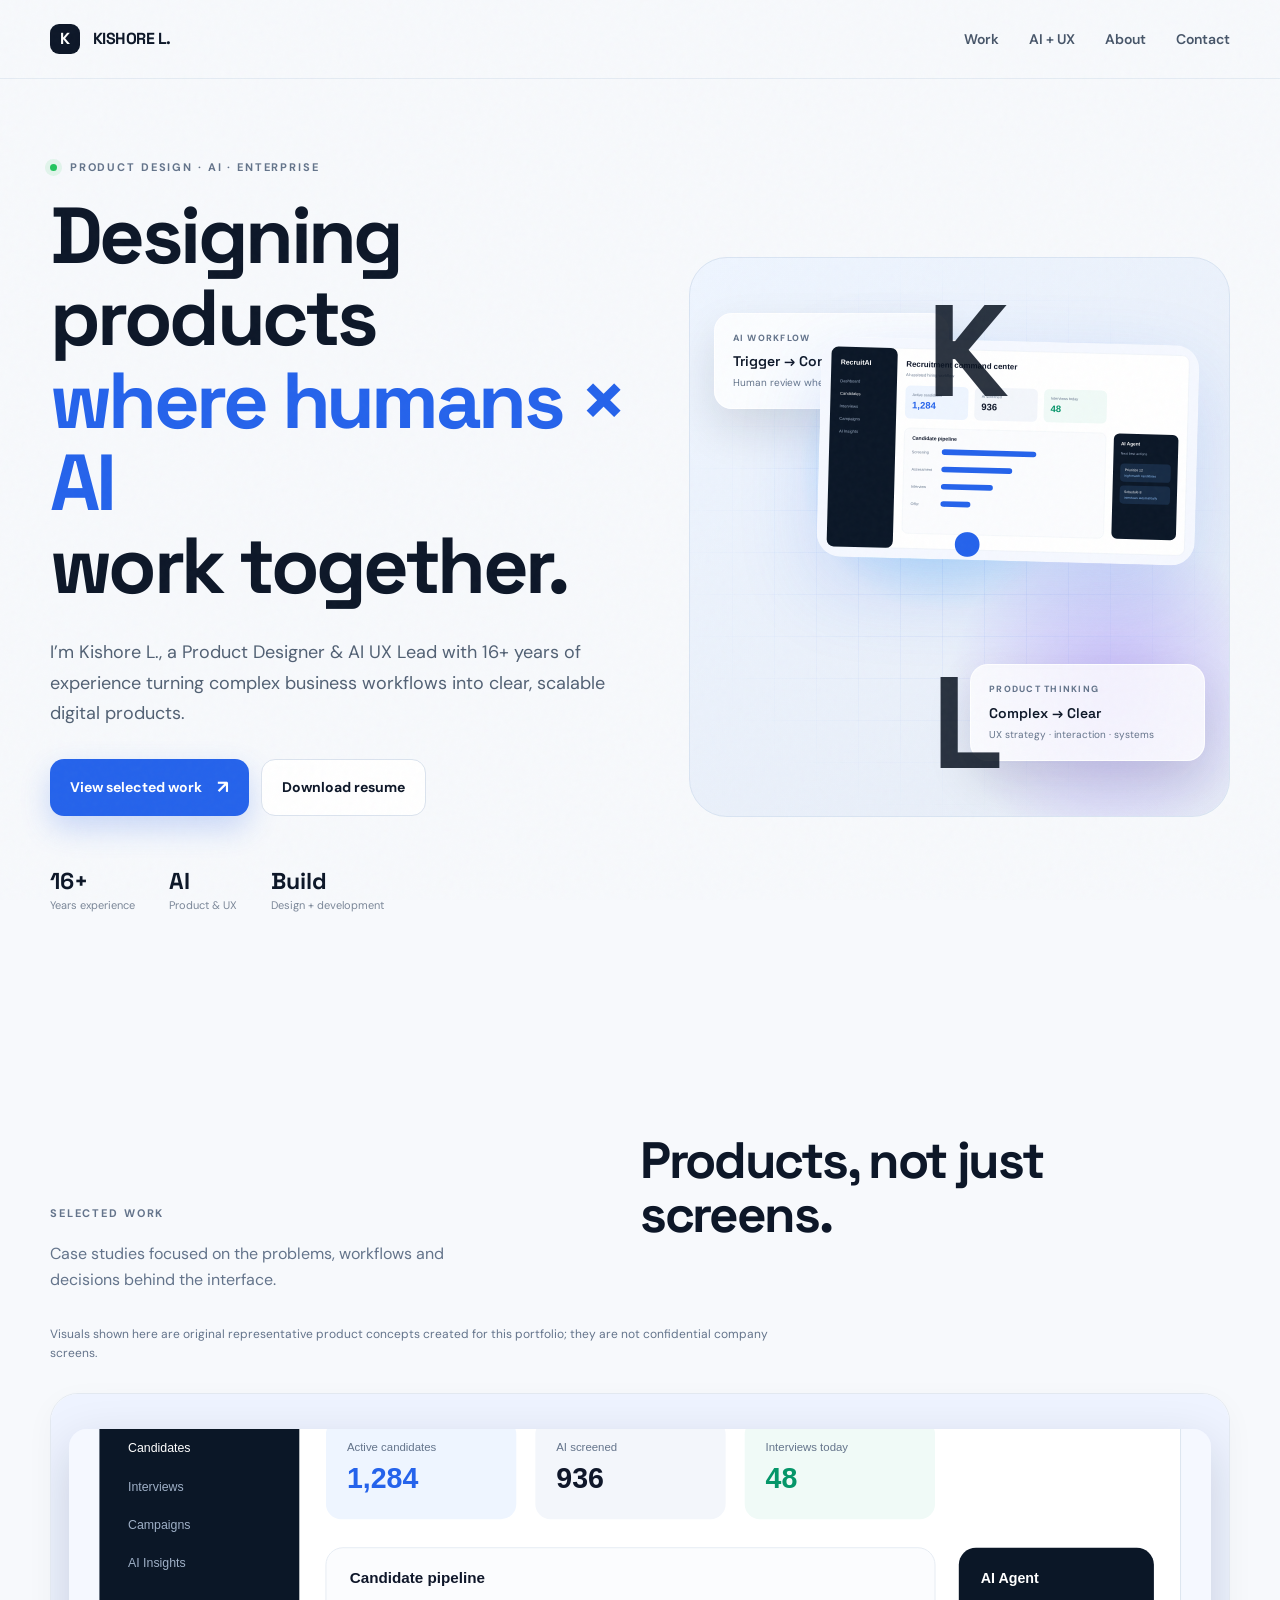
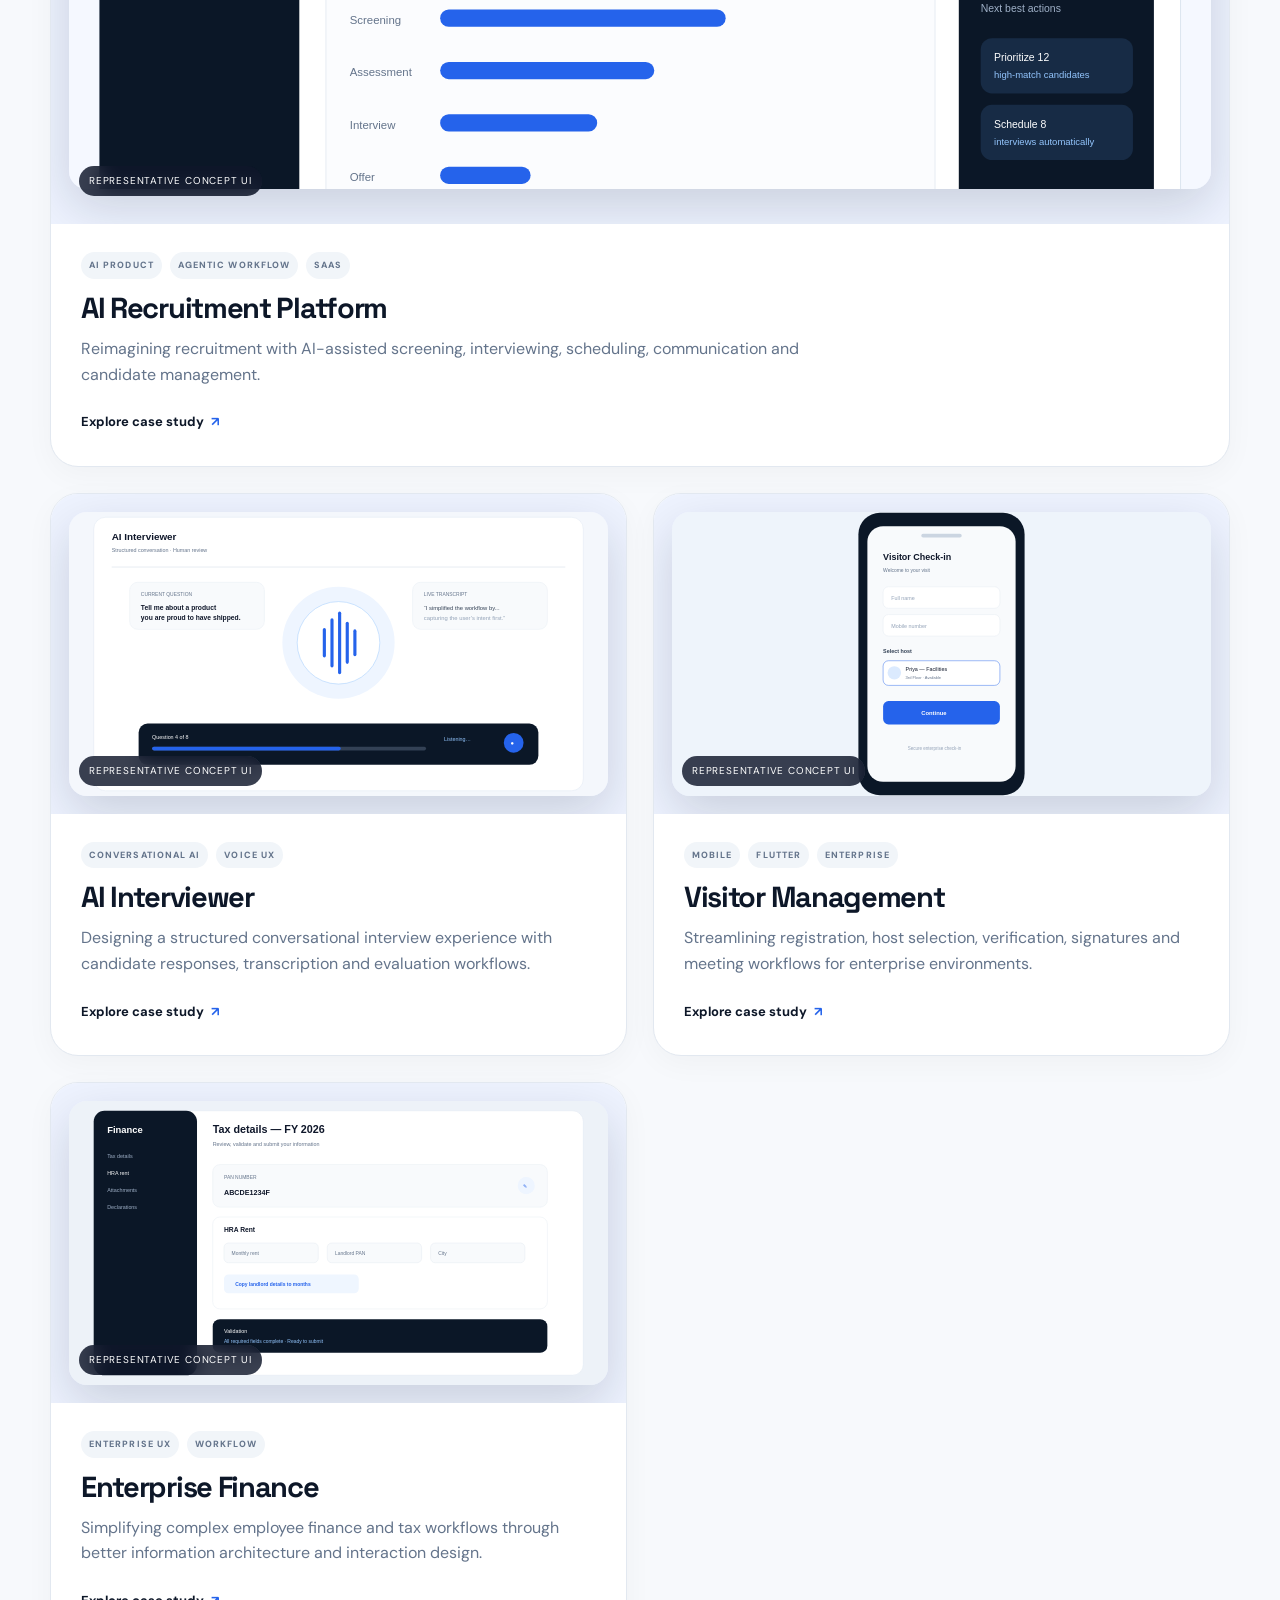
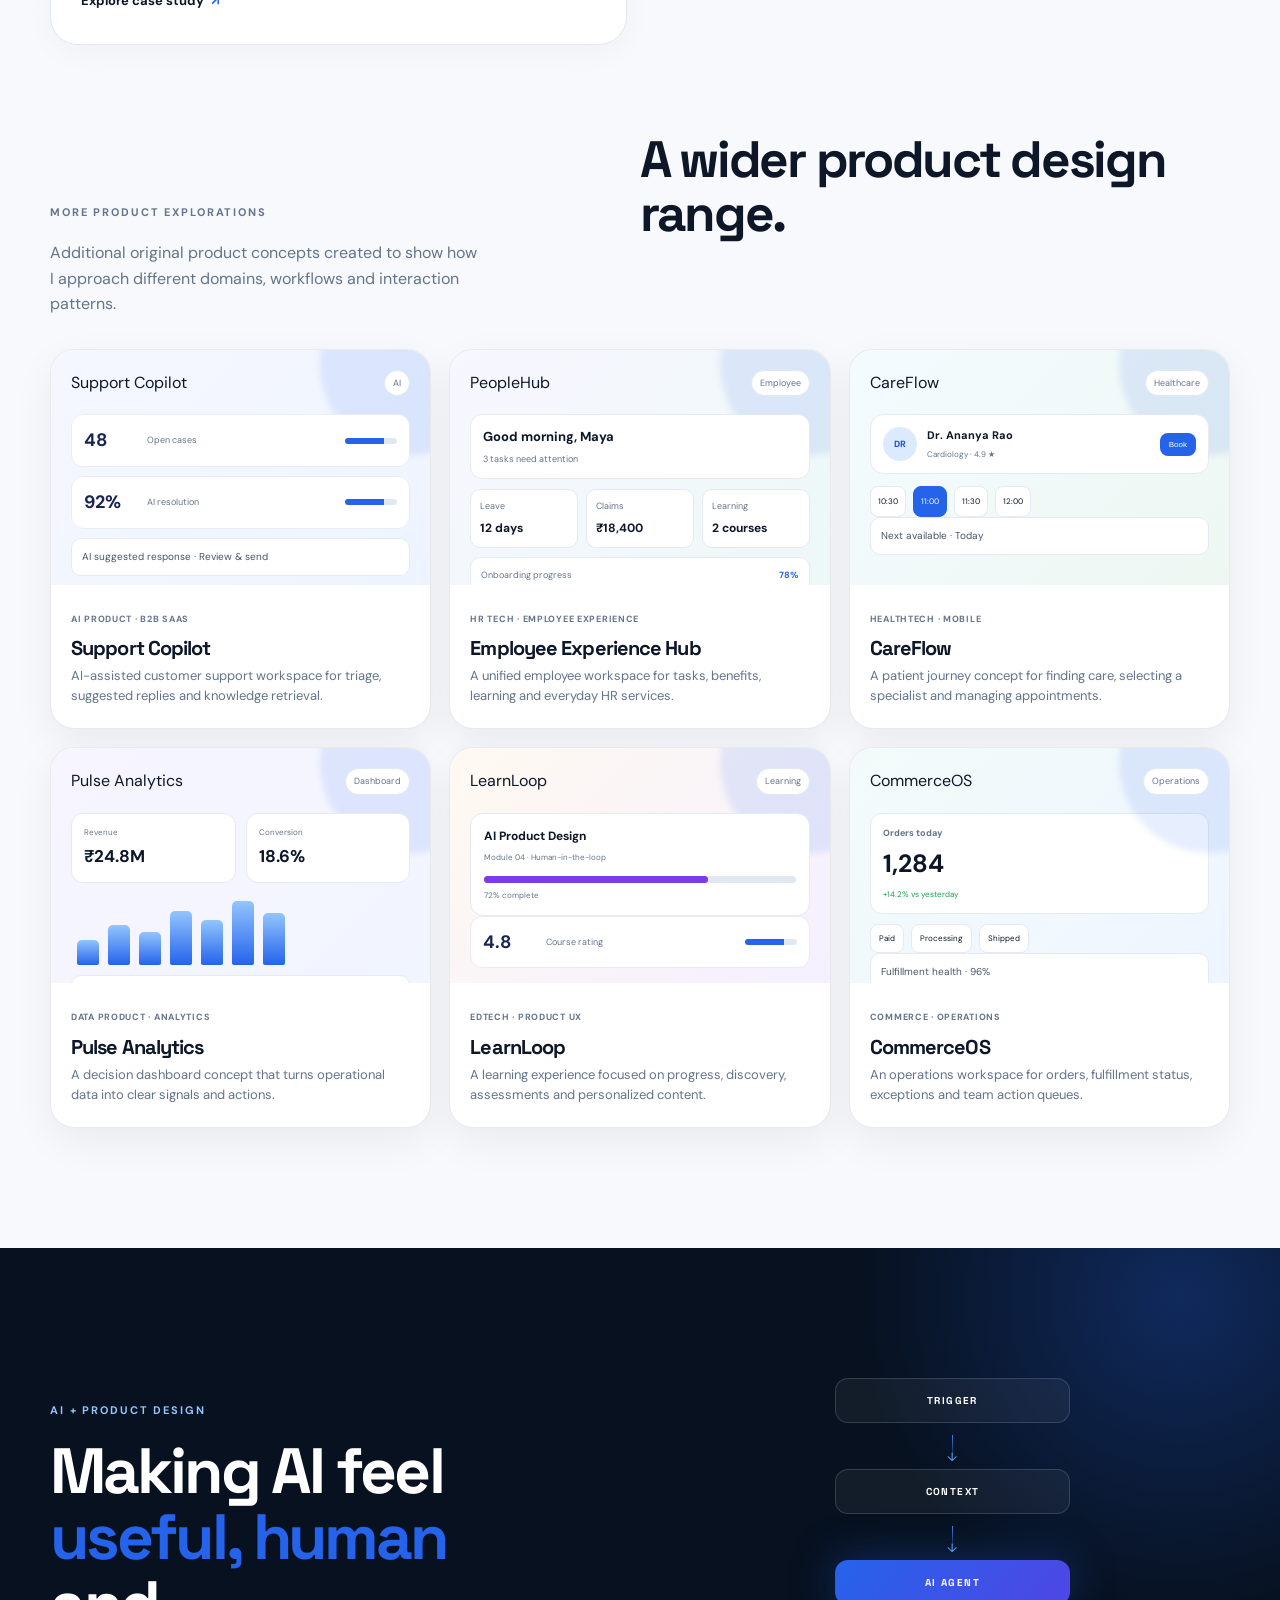
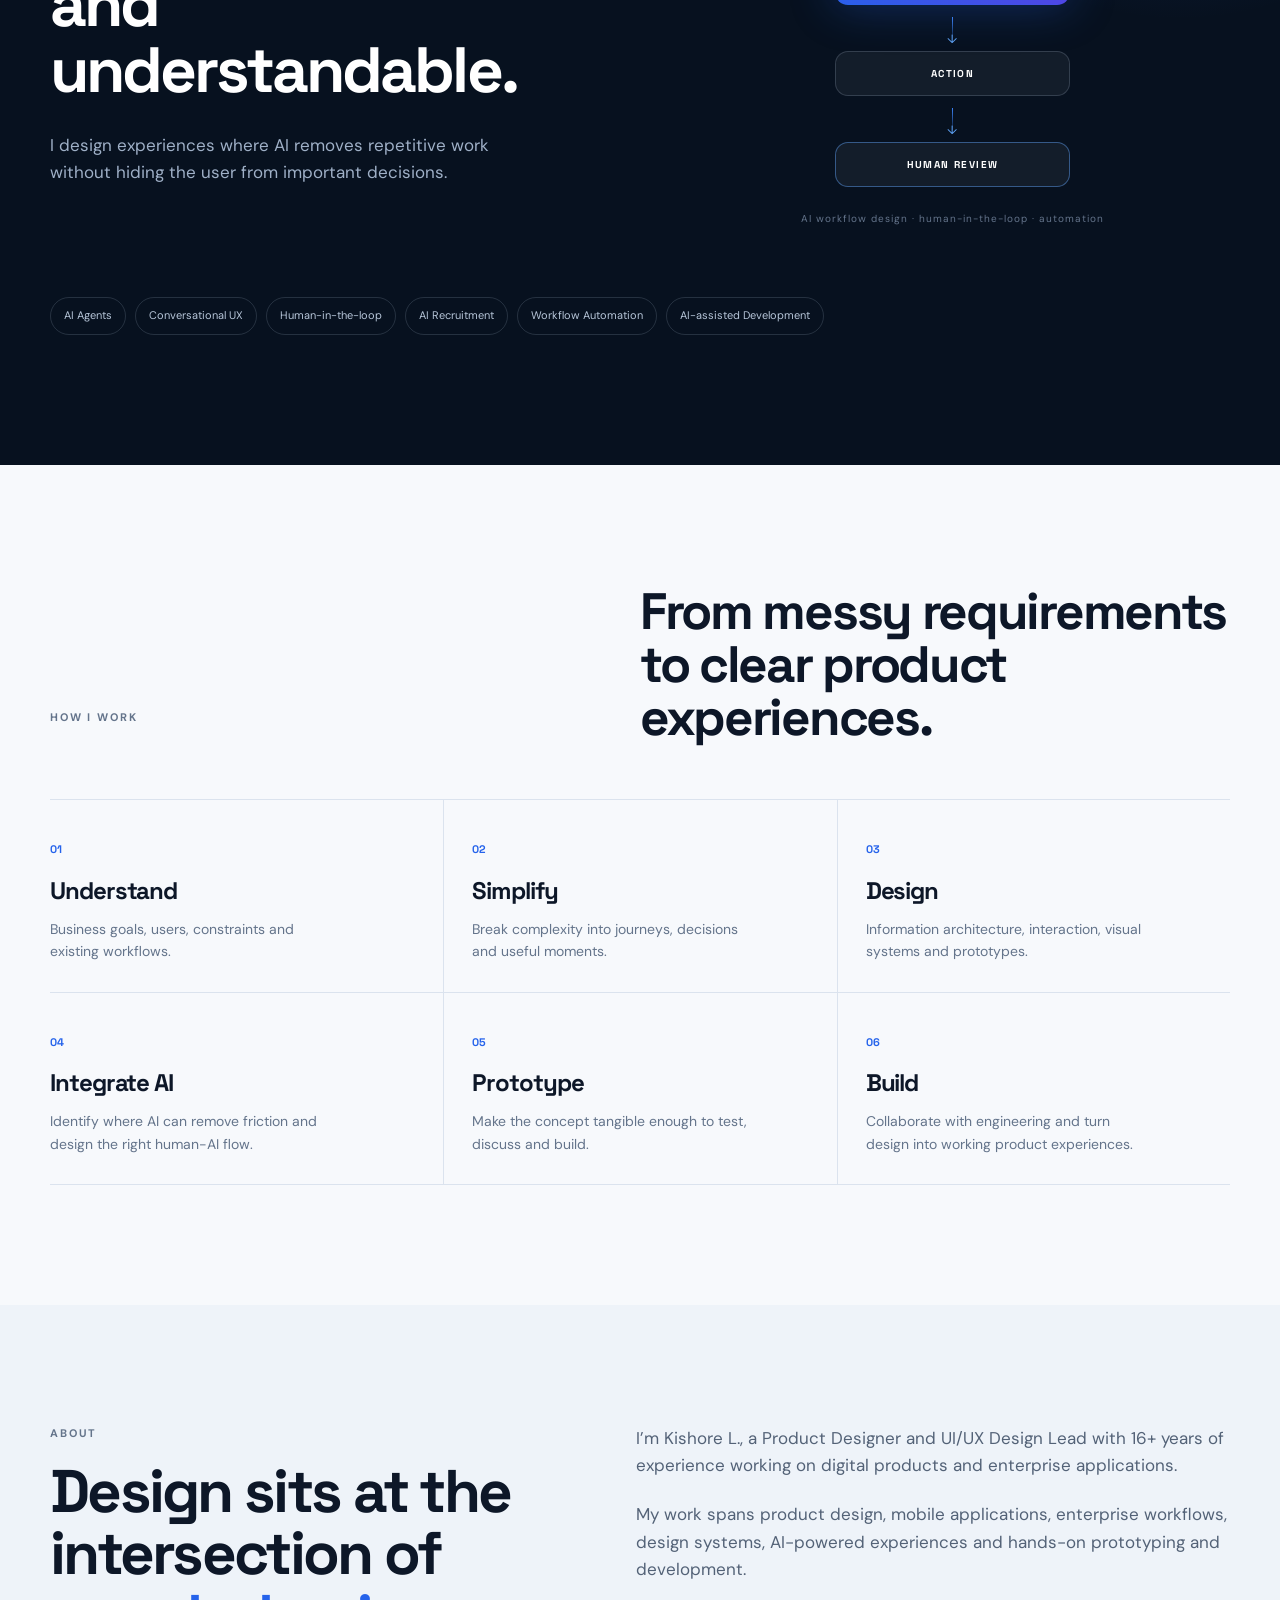
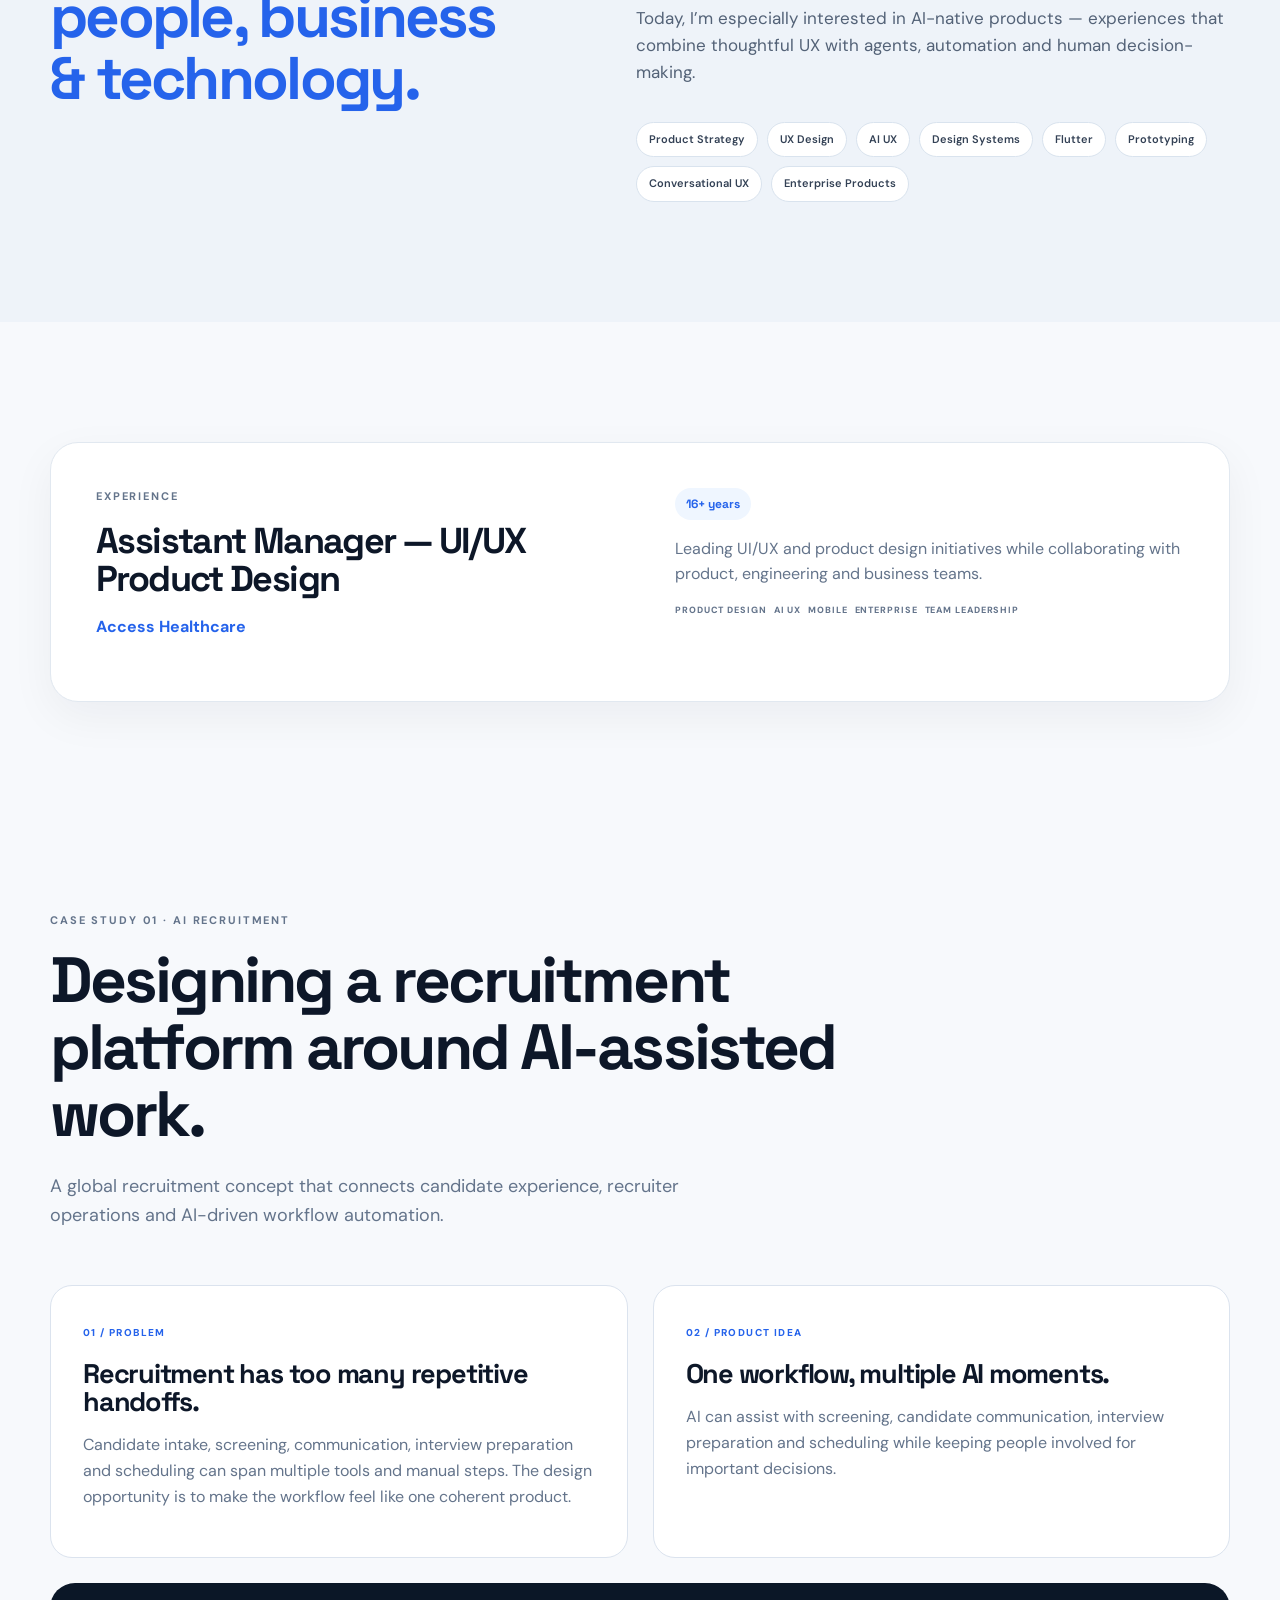
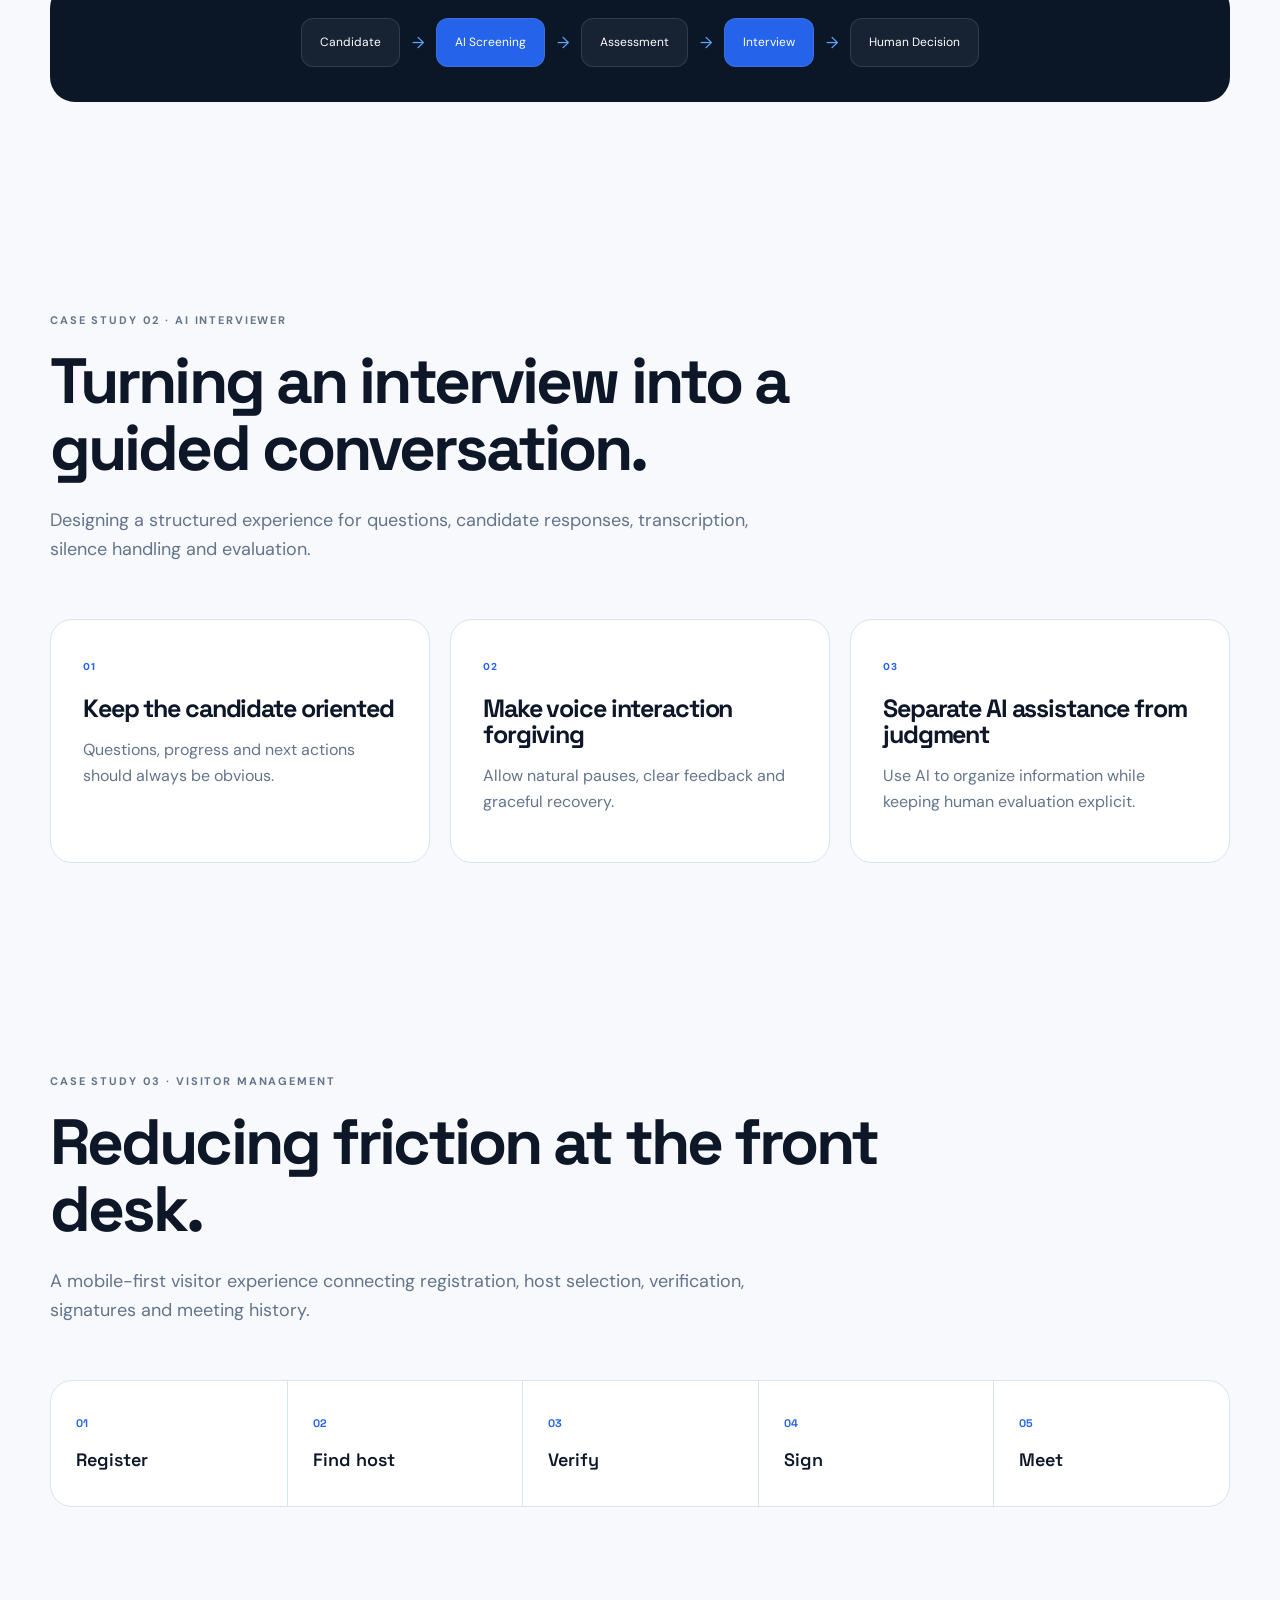
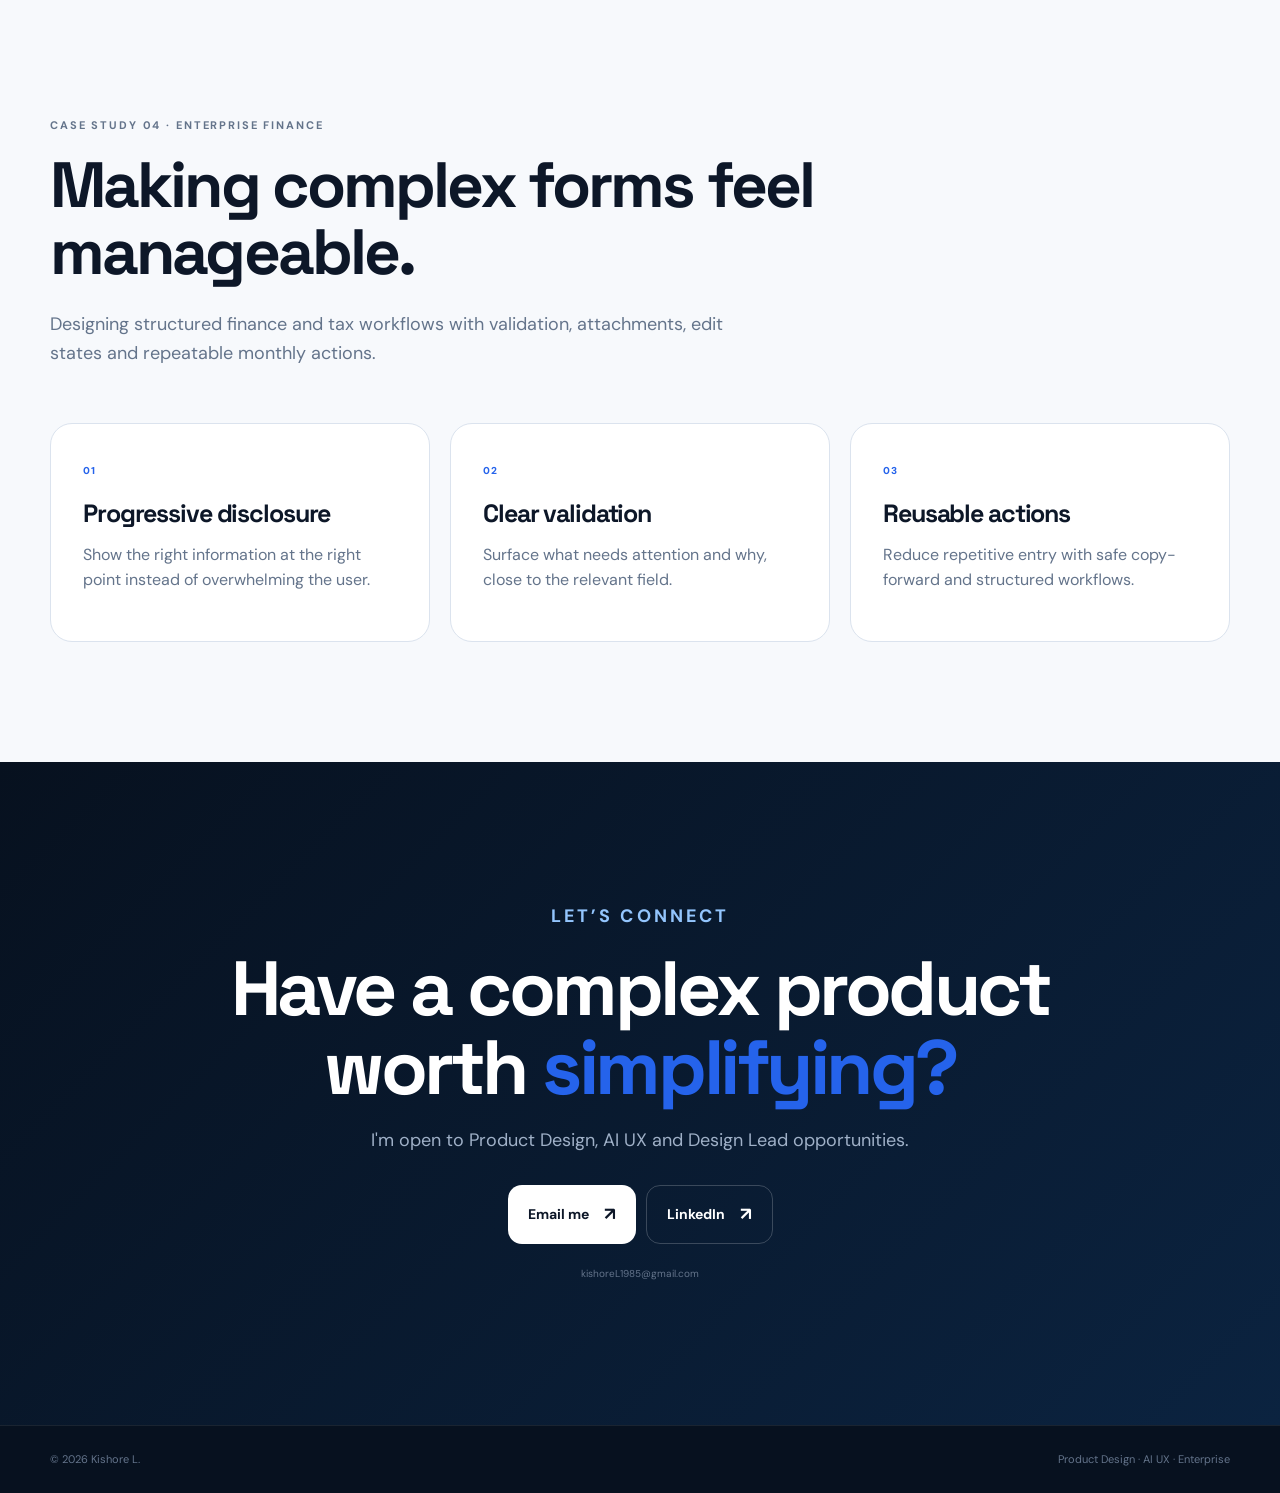
<file: index.html>
<!doctype html>
<html lang="en">
<head>
  <meta charset="utf-8" />
  <meta name="viewport" content="width=device-width, initial-scale=1" />
  <meta name="description" content="Kishore L. — Product Designer & AI UX Lead. 16+ years designing digital products, enterprise experiences and AI-powered workflows." />
  <title>Kishore L. — Product Designer & AI UX Lead</title>
  <link rel="preconnect" href="https://fonts.googleapis.com">
  <link rel="preconnect" href="https://fonts.gstatic.com" crossorigin>
  <link href="https://fonts.googleapis.com/css2?family=DM+Sans:wght@400;500;600;700&family=Space+Grotesk:wght@500;600;700&display=swap" rel="stylesheet">
  <link rel="stylesheet" href="styles.css" />
</head>
<body>
  <div class="noise"></div>
  <header class="nav-wrap">
    <nav class="nav container">
      <a class="brand" href="#top" aria-label="Kishore home"><span>K</span> KISHORE L.</a>
      <button class="menu-btn" aria-label="Open menu" aria-expanded="false"><i></i><i></i></button>
      <div class="nav-links">
        <a href="#work">Work</a><a href="#ai">AI + UX</a><a href="#about">About</a><a href="#contact">Contact</a>
      </div>
    </nav>
  </header>

  <main id="top">
    <section class="hero container">
      <div class="hero-copy reveal">
        <p class="eyebrow"><span class="dot"></span> PRODUCT DESIGN · AI · ENTERPRISE</p>
        <h1>Designing products<br><em>where humans × AI</em><br>work together.</h1>
        <p class="hero-text">I’m Kishore L., a Product Designer & AI UX Lead with 16+ years of experience turning complex business workflows into clear, scalable digital products.</p>
        <div class="hero-actions"><a class="btn primary" href="#work">View selected work <span>↗</span></a><a class="btn ghost" href="resume.html" target="_blank">Download resume</a></div>
        <div class="hero-meta"><div><strong>16+</strong><span>Years experience</span></div><div><strong>AI</strong><span>Product & UX</span></div><div><strong>Build</strong><span>Design + development</span></div></div>
      </div>
      <div class="hero-art reveal delay-1" aria-hidden="true">
        <div class="orb orb-a"></div><div class="orb orb-b"></div><div class="grid"></div>
        <div class="floating-card card-a"><small>AI WORKFLOW</small><b>Trigger → Context → Action</b><span>Human review when it matters</span></div>
        <div class="floating-card card-b"><small>PRODUCT THINKING</small><b>Complex → Clear</b><span>UX strategy · interaction · systems</span></div>
        <div class="hero-screen"><img src="assets/recruitment-screen.svg" alt="AI recruitment dashboard concept" /></div><div class="monogram">K<span>·</span>L</div>
      </div>
    </section>

    <section id="work" class="section container">
      <div class="section-head reveal"><p class="eyebrow">SELECTED WORK</p><h2>Products, not just screens.</h2><p>Case studies focused on the problems, workflows and decisions behind the interface.</p></div><p class="visual-note reveal">Visuals shown here are original representative product concepts created for this portfolio; they are not confidential company screens.</p>
      <div class="work-grid">
        <article class="project project-feature reveal">
          <div class="project-visual screen-visual"><img src="assets/recruitment-screen.svg" alt="Original AI recruitment product interface concept" loading="lazy"><span class="visual-label">Representative concept UI</span></div>
          <div class="project-body"><div class="tags"><span>AI PRODUCT</span><span>AGENTIC WORKFLOW</span><span>SAAS</span></div><h3>AI Recruitment Platform</h3><p>Reimagining recruitment with AI-assisted screening, interviewing, scheduling, communication and candidate management.</p><a href="#case-recruitment" class="case-link">Explore case study <span>↗</span></a></div>
        </article>
        <article class="project reveal delay-1">
          <div class="project-visual screen-visual"><img src="assets/interviewer-screen.svg" alt="Original AI interviewer product interface concept" loading="lazy"><span class="visual-label">Representative concept UI</span></div>
          <div class="project-body"><div class="tags"><span>CONVERSATIONAL AI</span><span>VOICE UX</span></div><h3>AI Interviewer</h3><p>Designing a structured conversational interview experience with candidate responses, transcription and evaluation workflows.</p><a href="#case-interviewer" class="case-link">Explore case study <span>↗</span></a></div>
        </article>
        <article class="project reveal delay-2">
          <div class="project-visual screen-visual"><img src="assets/visitor-screen.svg" alt="Original visitor management mobile interface concept" loading="lazy"><span class="visual-label">Representative concept UI</span></div>
          <div class="project-body"><div class="tags"><span>MOBILE</span><span>FLUTTER</span><span>ENTERPRISE</span></div><h3>Visitor Management</h3><p>Streamlining registration, host selection, verification, signatures and meeting workflows for enterprise environments.</p><a href="#case-visitor" class="case-link">Explore case study <span>↗</span></a></div>
        </article>
        <article class="project reveal">
          <div class="project-visual screen-visual"><img src="assets/finance-screen.svg" alt="Original enterprise finance product interface concept" loading="lazy"><span class="visual-label">Representative concept UI</span></div>
          <div class="project-body"><div class="tags"><span>ENTERPRISE UX</span><span>WORKFLOW</span></div><h3>Enterprise Finance</h3><p>Simplifying complex employee finance and tax workflows through better information architecture and interaction design.</p><a href="#case-finance" class="case-link">Explore case study <span>↗</span></a></div>
        </article>
      </div>
      <section class="concepts-wrap">
        <div class="section-head compact reveal"><p class="eyebrow">MORE PRODUCT EXPLORATIONS</p><h2>A wider product design range.</h2><p>Additional original product concepts created to show how I approach different domains, workflows and interaction patterns.</p></div>
        <div class="concept-grid">
          <article class="concept-card reveal"><div class="concept-art support-art"><div class="mini-top">Support Copilot <span>AI</span></div><div class="mini-row"><b>48</b><span>Open cases</span><i></i></div><div class="mini-row"><b>92%</b><span>AI resolution</span><i></i></div><div class="mini-chat">AI suggested response · Review & send</div></div><div class="concept-body"><span>AI PRODUCT · B2B SAAS</span><h3>Support Copilot</h3><p>AI-assisted customer support workspace for triage, suggested replies and knowledge retrieval.</p></div></article>
          <article class="concept-card reveal delay-1"><div class="concept-art employee-art"><div class="mini-top">PeopleHub <span>Employee</span></div><div class="profile-strip"><b>Good morning, Maya</b><small>3 tasks need attention</small></div><div class="tile-row"><div>Leave<br><b>12 days</b></div><div>Claims<br><b>₹18,400</b></div><div>Learning<br><b>2 courses</b></div></div><div class="mini-progress">Onboarding progress <strong>78%</strong></div></div><div class="concept-body"><span>HR TECH · EMPLOYEE EXPERIENCE</span><h3>Employee Experience Hub</h3><p>A unified employee workspace for tasks, benefits, learning and everyday HR services.</p></div></article>
          <article class="concept-card reveal delay-2"><div class="concept-art health-art"><div class="mini-top">CareFlow <span>Healthcare</span></div><div class="doctor-card"><div class="avatar">DR</div><div><b>Dr. Ananya Rao</b><small>Cardiology · 4.9 ★</small></div><button>Book</button></div><div class="slot-row"><span>10:30</span><span class="active">11:00</span><span>11:30</span><span>12:00</span></div><div class="mini-note">Next available · Today</div></div><div class="concept-body"><span>HEALTHTECH · MOBILE</span><h3>CareFlow</h3><p>A patient journey concept for finding care, selecting a specialist and managing appointments.</p></div></article>
          <article class="concept-card reveal"><div class="concept-art analytics-art"><div class="mini-top">Pulse Analytics <span>Dashboard</span></div><div class="metric-row"><div><small>Revenue</small><b>₹24.8M</b></div><div><small>Conversion</small><b>18.6%</b></div></div><div class="chart-bars"><i></i><i></i><i></i><i></i><i></i><i></i><i></i></div><div class="mini-note">Performance · Last 30 days</div></div><div class="concept-body"><span>DATA PRODUCT · ANALYTICS</span><h3>Pulse Analytics</h3><p>A decision dashboard concept that turns operational data into clear signals and actions.</p></div></article>
          <article class="concept-card reveal delay-1"><div class="concept-art learning-art"><div class="mini-top">LearnLoop <span>Learning</span></div><div class="course-card"><b>AI Product Design</b><small>Module 04 · Human-in-the-loop</small><div class="lesson-progress"><i></i></div><span>72% complete</span></div><div class="mini-row"><b>4.8</b><span>Course rating</span><i></i></div></div><div class="concept-body"><span>EDTECH · PRODUCT UX</span><h3>LearnLoop</h3><p>A learning experience focused on progress, discovery, assessments and personalized content.</p></div></article>
          <article class="concept-card reveal delay-2"><div class="concept-art commerce-art"><div class="mini-top">CommerceOS <span>Operations</span></div><div class="order-card"><b>Orders today</b><strong>1,284</strong><small>+14.2% vs yesterday</small></div><div class="status-row"><span>Paid</span><span>Processing</span><span>Shipped</span></div><div class="mini-note">Fulfillment health · 96%</div></div><div class="concept-body"><span>COMMERCE · OPERATIONS</span><h3>CommerceOS</h3><p>An operations workspace for orders, fulfillment status, exceptions and team action queues.</p></div></article>
        </div>
      </section>
    </section>

    <section id="ai" class="ai-section">
      <div class="container ai-inner">
        <div class="ai-copy reveal"><p class="eyebrow light">AI + PRODUCT DESIGN</p><h2>Making AI feel<br><em>useful, human</em><br>and understandable.</h2><p>I design experiences where AI removes repetitive work without hiding the user from important decisions.</p></div>
        <div class="ai-system reveal delay-1"><div class="node node-trigger">TRIGGER</div><div class="connector c1"></div><div class="node node-context">CONTEXT</div><div class="connector c2"></div><div class="node node-agent">AI AGENT</div><div class="connector c3"></div><div class="node node-action">ACTION</div><div class="connector c4"></div><div class="node node-human">HUMAN REVIEW</div><div class="system-caption">AI workflow design · human-in-the-loop · automation</div></div>
        <div class="ai-pills reveal"><span>AI Agents</span><span>Conversational UX</span><span>Human-in-the-loop</span><span>AI Recruitment</span><span>Workflow Automation</span><span>AI-assisted Development</span></div>
      </div>
    </section>

    <section class="process section container"><div class="section-head reveal"><p class="eyebrow">HOW I WORK</p><h2>From messy requirements<br>to clear product experiences.</h2></div><div class="steps"><div class="step reveal"><b>01</b><h3>Understand</h3><p>Business goals, users, constraints and existing workflows.</p></div><div class="step reveal delay-1"><b>02</b><h3>Simplify</h3><p>Break complexity into journeys, decisions and useful moments.</p></div><div class="step reveal delay-2"><b>03</b><h3>Design</h3><p>Information architecture, interaction, visual systems and prototypes.</p></div><div class="step reveal delay-3"><b>04</b><h3>Integrate AI</h3><p>Identify where AI can remove friction and design the right human-AI flow.</p></div><div class="step reveal"><b>05</b><h3>Prototype</h3><p>Make the concept tangible enough to test, discuss and build.</p></div><div class="step reveal delay-1"><b>06</b><h3>Build</h3><p>Collaborate with engineering and turn design into working product experiences.</p></div></div></section>

    <section id="about" class="about section"><div class="container about-grid"><div class="about-title reveal"><p class="eyebrow">ABOUT</p><h2>Design sits at the intersection of <em>people, business & technology.</em></h2></div><div class="about-copy reveal delay-1"><p>I’m Kishore L., a Product Designer and UI/UX Design Lead with 16+ years of experience working on digital products and enterprise applications.</p><p>My work spans product design, mobile applications, enterprise workflows, design systems, AI-powered experiences and hands-on prototyping and development.</p><p>Today, I’m especially interested in AI-native products — experiences that combine thoughtful UX with agents, automation and human decision-making.</p><div class="skill-cloud"><span>Product Strategy</span><span>UX Design</span><span>AI UX</span><span>Design Systems</span><span>Flutter</span><span>Prototyping</span><span>Conversational UX</span><span>Enterprise Products</span></div></div></div></section>

    <section class="experience section container"><div class="experience-card reveal"><div><p class="eyebrow">EXPERIENCE</p><h2>Assistant Manager — UI/UX Product Design</h2><p class="company">Access Healthcare</p></div><div class="experience-right"><span>16+ years</span><p>Leading UI/UX and product design initiatives while collaborating with product, engineering and business teams.</p><div class="exp-tags"><span>PRODUCT DESIGN</span><span>AI UX</span><span>MOBILE</span><span>ENTERPRISE</span><span>TEAM LEADERSHIP</span></div></div></div></section>

    <section class="case-study section container" id="case-recruitment"><div class="case-header reveal"><p class="eyebrow">CASE STUDY 01 · AI RECRUITMENT</p><h2>Designing a recruitment platform around AI-assisted work.</h2><p class="case-lead">A global recruitment concept that connects candidate experience, recruiter operations and AI-driven workflow automation.</p></div><div class="case-grid"><div class="case-block reveal"><span>01 / PROBLEM</span><h3>Recruitment has too many repetitive handoffs.</h3><p>Candidate intake, screening, communication, interview preparation and scheduling can span multiple tools and manual steps. The design opportunity is to make the workflow feel like one coherent product.</p></div><div class="case-block reveal delay-1"><span>02 / PRODUCT IDEA</span><h3>One workflow, multiple AI moments.</h3><p>AI can assist with screening, candidate communication, interview preparation and scheduling while keeping people involved for important decisions.</p></div><div class="case-flow reveal"><div>Candidate</div><i>→</i><div>AI Screening</div><i>→</i><div>Assessment</div><i>→</i><div>Interview</div><i>→</i><div>Human Decision</div></div></div></section>

    <section class="case-study section container" id="case-interviewer"><div class="case-header reveal"><p class="eyebrow">CASE STUDY 02 · AI INTERVIEWER</p><h2>Turning an interview into a guided conversation.</h2><p class="case-lead">Designing a structured experience for questions, candidate responses, transcription, silence handling and evaluation.</p></div><div class="principles"><div class="principle reveal"><b>01</b><h3>Keep the candidate oriented</h3><p>Questions, progress and next actions should always be obvious.</p></div><div class="principle reveal delay-1"><b>02</b><h3>Make voice interaction forgiving</h3><p>Allow natural pauses, clear feedback and graceful recovery.</p></div><div class="principle reveal delay-2"><b>03</b><h3>Separate AI assistance from judgment</h3><p>Use AI to organize information while keeping human evaluation explicit.</p></div></div></section>

    <section class="case-study section container" id="case-visitor"><div class="case-header reveal"><p class="eyebrow">CASE STUDY 03 · VISITOR MANAGEMENT</p><h2>Reducing friction at the front desk.</h2><p class="case-lead">A mobile-first visitor experience connecting registration, host selection, verification, signatures and meeting history.</p></div><div class="journey reveal"><div><b>01</b><span>Register</span></div><div><b>02</b><span>Find host</span></div><div><b>03</b><span>Verify</span></div><div><b>04</b><span>Sign</span></div><div><b>05</b><span>Meet</span></div></div></section>

    <section class="case-study section container" id="case-finance"><div class="case-header reveal"><p class="eyebrow">CASE STUDY 04 · ENTERPRISE FINANCE</p><h2>Making complex forms feel manageable.</h2><p class="case-lead">Designing structured finance and tax workflows with validation, attachments, edit states and repeatable monthly actions.</p></div><div class="principles"><div class="principle reveal"><b>01</b><h3>Progressive disclosure</h3><p>Show the right information at the right point instead of overwhelming the user.</p></div><div class="principle reveal delay-1"><b>02</b><h3>Clear validation</h3><p>Surface what needs attention and why, close to the relevant field.</p></div><div class="principle reveal delay-2"><b>03</b><h3>Reusable actions</h3><p>Reduce repetitive entry with safe copy-forward and structured workflows.</p></div></div></section>

    <section id="contact" class="contact section"><div class="container contact-inner reveal"><p class="eyebrow light">LET’S CONNECT</p><h2>Have a complex product<br>worth <em>simplifying?</em></h2><p>I'm open to Product Design, AI UX and Design Lead opportunities.</p><div class="contact-actions"><a class="btn light-btn" href="mailto:kishoreL1985@gmail.com">Email me <span>↗</span></a><a class="btn outline-light" href="https://www.linkedin.com/in/kishore-l-/" target="_blank" rel="noreferrer">LinkedIn <span>↗</span></a></div><small>kishoreL1985@gmail.com</small></div></section>
  </main>

  <footer class="footer"><div class="container"><span>© 2026 Kishore L.</span><span>Product Design · AI UX · Enterprise</span></div></footer>
  <script src="script.js"></script>
</body>
</html>
</file>
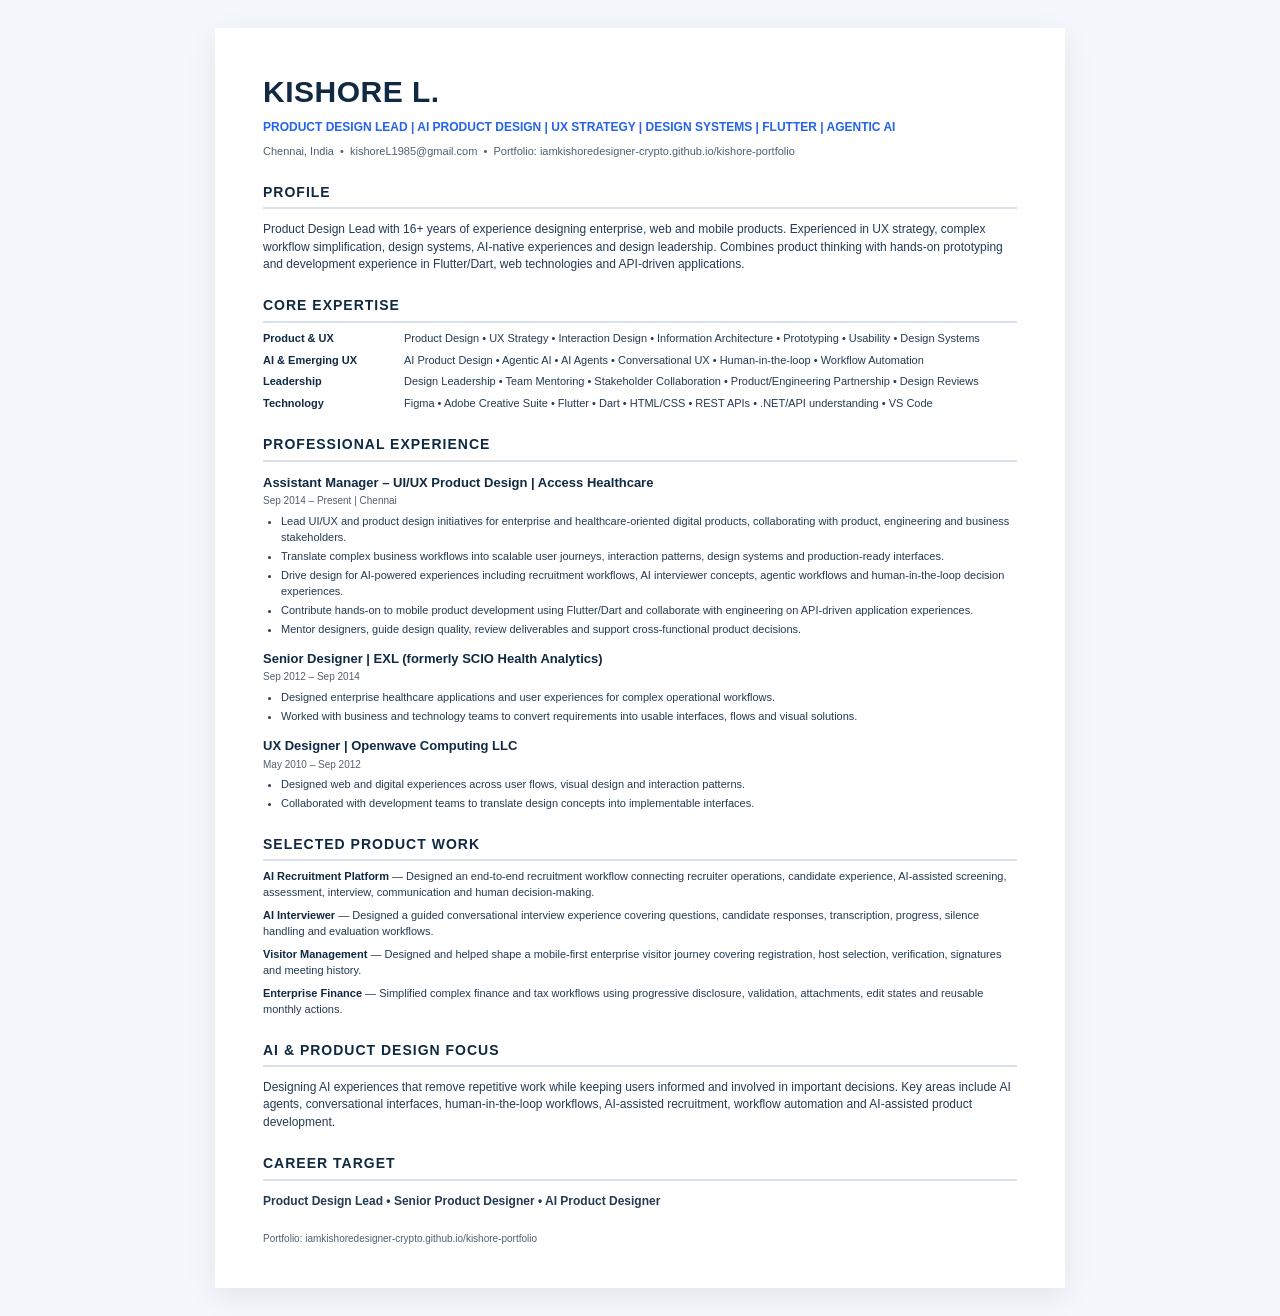
<file: resume.html>
<!doctype html>
<html lang="en">
<head>
<meta charset="utf-8"><meta name="viewport" content="width=device-width,initial-scale=1">
<title>Kishore L. — Product Design Lead Resume</title>
<style>
@page{size:A4;margin:14mm}*{box-sizing:border-box}body{margin:0;font-family:Arial,Helvetica,sans-serif;color:#243b53;background:#f4f7fb;line-height:1.45}.page{max-width:850px;margin:28px auto;background:#fff;padding:42px 48px;box-shadow:0 8px 30px rgba(16,42,67,.08)}h1{margin:0;color:#102a43;font-size:30px;letter-spacing:.5px}h2{font-size:14px;color:#102a43;border-bottom:2px solid #d9e2ec;padding-bottom:5px;margin:22px 0 8px;text-transform:uppercase;letter-spacing:1px}h3{font-size:13px;margin:12px 0 2px;color:#102a43}.headline{color:#2563eb;font-weight:700;font-size:12px;margin:5px 0 8px}.contact{font-size:11px;color:#52606d}.summary{font-size:12px}.role{font-weight:700;color:#102a43}.date{font-size:10px;color:#52606d}.job ul{margin:5px 0 0 18px;padding:0;font-size:11px}.job li{margin:3px 0}.skills{display:grid;grid-template-columns:135px 1fr;gap:6px;font-size:11px}.skills b{color:#102a43}.project{font-size:11px;margin:7px 0}.project b{color:#102a43}.footer{margin-top:22px;font-size:10px;color:#52606d}@media(max-width:700px){.page{margin:0;padding:25px}.skills{grid-template-columns:1fr}.skills b{margin-top:4px}}@media print{body{background:#fff}.page{box-shadow:none;margin:0;max-width:none;padding:0}}
</style>
</head>
<body><main class="page">
<h1>KISHORE L.</h1>
<div class="headline">PRODUCT DESIGN LEAD | AI PRODUCT DESIGN | UX STRATEGY | DESIGN SYSTEMS | FLUTTER | AGENTIC AI</div>
<div class="contact">Chennai, India &nbsp;•&nbsp; kishoreL1985@gmail.com &nbsp;•&nbsp; Portfolio: iamkishoredesigner-crypto.github.io/kishore-portfolio</div>

<h2>Profile</h2>
<p class="summary">Product Design Lead with 16+ years of experience designing enterprise, web and mobile products. Experienced in UX strategy, complex workflow simplification, design systems, AI-native experiences and design leadership. Combines product thinking with hands-on prototyping and development experience in Flutter/Dart, web technologies and API-driven applications.</p>

<h2>Core Expertise</h2>
<div class="skills">
<b>Product & UX</b><span>Product Design • UX Strategy • Interaction Design • Information Architecture • Prototyping • Usability • Design Systems</span>
<b>AI & Emerging UX</b><span>AI Product Design • Agentic AI • AI Agents • Conversational UX • Human-in-the-loop • Workflow Automation</span>
<b>Leadership</b><span>Design Leadership • Team Mentoring • Stakeholder Collaboration • Product/Engineering Partnership • Design Reviews</span>
<b>Technology</b><span>Figma • Adobe Creative Suite • Flutter • Dart • HTML/CSS • REST APIs • .NET/API understanding • VS Code</span>
</div>

<h2>Professional Experience</h2>
<div class="job"><h3>Assistant Manager – UI/UX Product Design | Access Healthcare</h3><div class="date">Sep 2014 – Present | Chennai</div><ul>
<li>Lead UI/UX and product design initiatives for enterprise and healthcare-oriented digital products, collaborating with product, engineering and business stakeholders.</li>
<li>Translate complex business workflows into scalable user journeys, interaction patterns, design systems and production-ready interfaces.</li>
<li>Drive design for AI-powered experiences including recruitment workflows, AI interviewer concepts, agentic workflows and human-in-the-loop decision experiences.</li>
<li>Contribute hands-on to mobile product development using Flutter/Dart and collaborate with engineering on API-driven application experiences.</li>
<li>Mentor designers, guide design quality, review deliverables and support cross-functional product decisions.</li>
</ul></div>
<div class="job"><h3>Senior Designer | EXL (formerly SCIO Health Analytics)</h3><div class="date">Sep 2012 – Sep 2014</div><ul>
<li>Designed enterprise healthcare applications and user experiences for complex operational workflows.</li>
<li>Worked with business and technology teams to convert requirements into usable interfaces, flows and visual solutions.</li>
</ul></div>
<div class="job"><h3>UX Designer | Openwave Computing LLC</h3><div class="date">May 2010 – Sep 2012</div><ul>
<li>Designed web and digital experiences across user flows, visual design and interaction patterns.</li>
<li>Collaborated with development teams to translate design concepts into implementable interfaces.</li>
</ul></div>

<h2>Selected Product Work</h2>
<div class="project"><b>AI Recruitment Platform</b> — Designed an end-to-end recruitment workflow connecting recruiter operations, candidate experience, AI-assisted screening, assessment, interview, communication and human decision-making.</div>
<div class="project"><b>AI Interviewer</b> — Designed a guided conversational interview experience covering questions, candidate responses, transcription, progress, silence handling and evaluation workflows.</div>
<div class="project"><b>Visitor Management</b> — Designed and helped shape a mobile-first enterprise visitor journey covering registration, host selection, verification, signatures and meeting history.</div>
<div class="project"><b>Enterprise Finance</b> — Simplified complex finance and tax workflows using progressive disclosure, validation, attachments, edit states and reusable monthly actions.</div>

<h2>AI & Product Design Focus</h2>
<p class="summary">Designing AI experiences that remove repetitive work while keeping users informed and involved in important decisions. Key areas include AI agents, conversational interfaces, human-in-the-loop workflows, AI-assisted recruitment, workflow automation and AI-assisted product development.</p>

<h2>Career Target</h2>
<p class="summary"><b>Product Design Lead • Senior Product Designer • AI Product Designer</b></p>
<div class="footer">Portfolio: iamkishoredesigner-crypto.github.io/kishore-portfolio</div>
</main></body></html>
</file>
<file: styles.css>
:root{--ink:#0d1728;--muted:#64748b;--line:#dbe3ee;--paper:#f7f9fc;--white:#fff;--blue:#2563eb;--blue2:#60a5fa;--navy:#07111f;--navy2:#0c1d33;--radius:28px;--shadow:0 24px 70px rgba(15,23,42,.12)}*{box-sizing:border-box}html{scroll-behavior:smooth}body{margin:0;background:var(--paper);color:var(--ink);font-family:'DM Sans',sans-serif;line-height:1.6}.noise{position:fixed;inset:0;pointer-events:none;opacity:.025;background-image:url("data:image/svg+xml,%3Csvg viewBox='0 0 180 180' xmlns='http://www.w3.org/2000/svg'%3E%3Cfilter id='n'%3E%3CfeTurbulence type='fractalNoise' baseFrequency='.9' numOctaves='4' stitchTiles='stitch'/%3E%3C/filter%3E%3Crect width='100%25' height='100%25' filter='url(%23n)'/%3E%3C/svg%3E");z-index:50}.container{width:min(1180px,calc(100% - 48px));margin:auto}.nav-wrap{position:sticky;top:0;z-index:40;background:rgba(247,249,252,.82);backdrop-filter:blur(18px);border-bottom:1px solid rgba(219,227,238,.65)}.nav{height:78px;display:flex;align-items:center;justify-content:space-between}.brand{font-family:'Space Grotesk';font-weight:700;letter-spacing:-.03em;color:var(--ink);text-decoration:none}.brand span{display:inline-grid;place-items:center;width:30px;height:30px;margin-right:9px;border-radius:9px;background:var(--ink);color:#fff}.nav-links{display:flex;gap:30px}.nav-links a{color:#475569;text-decoration:none;font-size:14px;font-weight:600}.nav-links a:hover{color:var(--blue)}.menu-btn{display:none;border:0;background:none}.hero{min-height:760px;display:grid;grid-template-columns:1.05fr .95fr;align-items:center;gap:40px;padding:80px 0 100px}.eyebrow{font-size:11px;font-weight:700;letter-spacing:.17em;color:#64748b;margin:0 0 18px}.eyebrow.light{color:#93c5fd}.dot{display:inline-block;width:7px;height:7px;border-radius:50%;background:#22c55e;margin-right:8px;box-shadow:0 0 0 5px rgba(34,197,94,.1)}h1,h2,h3{font-family:'Space Grotesk';line-height:1.04;letter-spacing:-.045em;margin:0}h1{font-size:clamp(54px,6.2vw,88px);max-width:820px}h1 em,h2 em{font-style:normal;color:var(--blue)}.hero-text{font-size:18px;line-height:1.7;color:#526174;max-width:660px;margin:30px 0}.hero-actions{display:flex;gap:12px;flex-wrap:wrap}.btn{display:inline-flex;align-items:center;gap:15px;padding:14px 20px;border-radius:14px;text-decoration:none;font-weight:700;font-size:14px;transition:.25s ease}.btn span{font-size:18px}.btn.primary{background:var(--blue);color:#fff;box-shadow:0 12px 30px rgba(37,99,235,.23)}.btn.primary:hover{transform:translateY(-2px);background:#1d4ed8}.btn.ghost{border:1px solid var(--line);color:var(--ink);background:#fff}.btn.ghost:hover{border-color:#9db4d4;transform:translateY(-2px)}.hero-meta{display:flex;gap:34px;margin-top:50px}.hero-meta div{display:grid;gap:1px}.hero-meta strong{font:700 23px 'Space Grotesk'}.hero-meta span{font-size:11px;color:#7b8798}.hero-art{height:560px;position:relative;overflow:hidden;border-radius:38px;background:linear-gradient(145deg,#eef5ff,#e7edf7);border:1px solid #d9e4f2}.grid{position:absolute;inset:0;background-image:linear-gradient(rgba(37,99,235,.08) 1px,transparent 1px),linear-gradient(90deg,rgba(37,99,235,.08) 1px,transparent 1px);background-size:42px 42px;mask-image:radial-gradient(circle at 50% 50%,#000,transparent 75%)}.orb{position:absolute;border-radius:50%;filter:blur(1px)}.orb-a{width:310px;height:310px;background:radial-gradient(circle,#7dd3fc,transparent 65%);left:18%;top:10%;opacity:.75}.orb-b{width:360px;height:360px;background:radial-gradient(circle,#a78bfa,transparent 65%);right:-12%;bottom:-10%;opacity:.5}.monogram{position:absolute;inset:0;display:grid;place-items:center;font:700 130px 'Space Grotesk';letter-spacing:-.12em;color:rgba(7,17,31,.85)}.monogram span{color:var(--blue)}.floating-card{position:absolute;background:rgba(255,255,255,.78);backdrop-filter:blur(16px);border:1px solid rgba(255,255,255,.9);box-shadow:0 20px 45px rgba(15,23,42,.12);border-radius:18px;padding:17px 18px;width:235px}.floating-card small{display:block;color:#64748b;font-size:9px;letter-spacing:.14em;font-weight:800;margin-bottom:7px}.floating-card b{display:block;font:600 14px 'Space Grotesk'}.floating-card span{display:block;font-size:10px;color:#64748b;margin-top:5px}.card-a{left:24px;top:55px}.card-b{right:24px;bottom:55px}.section{padding:120px 0}.section-head{display:grid;grid-template-columns:1fr 1fr;align-items:end;margin-bottom:55px}.section-head h2{font-size:clamp(40px,4vw,62px)}.section-head>p:last-child{color:var(--muted);max-width:430px;margin:0 0 4px}.work-grid{display:grid;grid-template-columns:1fr 1fr;gap:26px}.project{background:#fff;border:1px solid #e2e8f0;border-radius:var(--radius);overflow:hidden;box-shadow:0 8px 30px rgba(15,23,42,.035);transition:.35s ease}.project:hover{transform:translateY(-7px);box-shadow:var(--shadow)}.project-feature{grid-column:1/-1}.project-visual{height:310px;position:relative;overflow:hidden}.project-feature .project-visual{height:430px}.recruitment{background:linear-gradient(145deg,#0c1727,#132b49);padding:38px}.mini-top{display:flex;justify-content:space-between;color:#dbeafe;font:600 11px 'Space Grotesk'}.dash{height:calc(100% - 34px);margin-top:20px;background:#f8fafc;border-radius:20px 20px 0 0;display:flex;overflow:hidden}.side{width:16%;background:#0b1a2d}.dash-main{flex:1;padding:28px}.mini-stat{display:flex;gap:12px}.mini-stat i{width:30%;height:58px;background:#e8eef7;border-radius:12px}.mini-bars{height:125px;display:flex;align-items:end;gap:12px;margin:25px 0}.mini-bars b{width:15%;background:#bfdbfe;border-radius:8px 8px 2px 2px}.mini-bars b:nth-child(1){height:48%}.mini-bars b:nth-child(2){height:72%}.mini-bars b:nth-child(3){height:58%}.mini-bars b:nth-child(4){height:86%;background:#2563eb}.candidate-row{height:43px;border-top:1px solid #e2e8f0;display:flex;align-items:center;gap:13px}.candidate-row span{width:90px;height:9px;background:#dce4ef;border-radius:9px;margin-right:auto}.candidate-row i{width:35px;height:8px;border-radius:8px;background:#e8edf4}.interviewer{background:radial-gradient(circle at 50% 40%,#dbeafe,#eef2ff 42%,#e0e7ff);display:grid;place-items:center}.voice-ring{width:130px;height:130px;border-radius:50%;border:1px solid #93c5fd;box-shadow:0 0 0 28px rgba(96,165,250,.08),0 0 0 55px rgba(96,165,250,.05)}.wave{position:absolute;display:flex;gap:5px;align-items:center}.wave i{width:4px;background:#2563eb;border-radius:5px;height:22px}.wave i:nth-child(2){height:42px}.wave i:nth-child(3){height:65px}.wave i:nth-child(4){height:34px}.wave i:nth-child(5){height:75px}.wave i:nth-child(6){height:45px}.wave i:nth-child(7){height:61px}.wave i:nth-child(8){height:30px}.wave i:nth-child(9){height:48px}.chat-bubble{position:absolute;bottom:22px;left:22px;background:#fff;border:1px solid #dbeafe;border-radius:12px;padding:9px 13px;font-size:11px;color:#334155}.visitor{background:#eaf2ff;display:grid;place-items:center}.phone{width:145px;height:255px;background:#0c1727;border-radius:25px;padding:18px 12px;box-shadow:0 22px 45px rgba(15,23,42,.25);color:#fff}.phone-top{width:42px;height:5px;border-radius:5px;background:#334155;margin:0 auto 20px}.app-title{font:600 12px 'Space Grotesk';margin-bottom:16px}.input{height:28px;background:#fff;border-radius:8px;margin-bottom:8px}.input.short{width:75%}.host{height:31px;border-radius:8px;background:#18283d;margin-top:8px}.cta{height:30px;background:#2563eb;border-radius:8px;margin-top:16px;display:grid;place-items:center;font-size:9px}.finance{background:#edf2f8;display:flex;align-items:center;justify-content:center;gap:14px}.form-panel{width:57%;height:230px;background:#fff;border-radius:17px;padding:25px;box-shadow:0 20px 35px rgba(15,23,42,.09)}.line{height:10px;background:#e8edf4;border-radius:10px;width:85%;margin:16px 0}.line.long{width:96%;height:16px}.line.half{width:52%}.form-actions{display:flex;justify-content:space-between;margin-top:24px}.form-actions span{width:28%;height:28px;border-radius:7px;background:#dbeafe}.form-actions span:last-child{background:#2563eb}.side-panel{width:20%;height:190px;background:#dce7f4;border-radius:15px;padding:20px}.side-panel div{height:10px;background:#fff;border-radius:9px;margin-bottom:13px}.project-body{padding:28px 30px 32px}.tags{display:flex;gap:8px;flex-wrap:wrap;margin-bottom:14px}.tags span{font-size:9px;letter-spacing:.12em;font-weight:800;color:#64748b;background:#f1f5f9;border-radius:100px;padding:6px 8px}.project h3{font-size:29px}.project p{color:#64748b;margin:13px 0 21px;max-width:740px}.case-link{color:var(--ink);font-size:13px;font-weight:700;text-decoration:none}.case-link span{color:var(--blue);margin-left:4px}.ai-section{background:var(--navy);color:#fff;padding:130px 0;position:relative;overflow:hidden}.ai-section:before{content:"";position:absolute;width:700px;height:700px;right:-250px;top:-300px;background:radial-gradient(circle,rgba(37,99,235,.3),transparent 65%)}.ai-inner{position:relative;display:grid;grid-template-columns:1fr 1fr;gap:70px;align-items:center}.ai-copy h2{font-size:clamp(48px,5vw,72px)}.ai-copy p:last-child{color:#9fb0c7;max-width:480px;margin-top:28px;font-size:17px}.ai-system{position:relative;min-height:390px;display:flex;flex-direction:column;align-items:center;justify-content:center;gap:12px}.node{width:235px;padding:15px 18px;border:1px solid rgba(148,163,184,.25);background:rgba(255,255,255,.05);border-radius:13px;font:700 10px 'Space Grotesk';letter-spacing:.14em;text-align:center}.node-agent{background:linear-gradient(135deg,#2563eb,#4f46e5);border-color:transparent;box-shadow:0 0 45px rgba(37,99,235,.35)}.node-human{border-color:rgba(96,165,250,.45)}.connector{width:1px;height:22px;background:linear-gradient(#3b82f6,rgba(59,130,246,.1));position:relative}.connector:after{content:"↓";position:absolute;bottom:-10px;left:-5px;color:#60a5fa;font-size:12px}.system-caption{font-size:10px;color:#64748b;letter-spacing:.1em;margin-top:12px}.ai-pills{grid-column:1/-1;display:flex;flex-wrap:wrap;gap:9px}.ai-pills span{border:1px solid rgba(148,163,184,.22);color:#b7c6d9;padding:9px 13px;border-radius:100px;font-size:11px}.steps{display:grid;grid-template-columns:repeat(3,1fr);gap:0;border-top:1px solid var(--line)}.step{padding:35px 28px 15px 0;border-bottom:1px solid var(--line);min-height:190px}.step:not(:nth-child(3n+1)){padding-left:28px;border-left:1px solid var(--line)}.step b{font:700 11px 'Space Grotesk';color:var(--blue)}.step h3{font-size:24px;margin:18px 0 10px}.step p{font-size:14px;color:var(--muted);max-width:280px}.about{background:#eef3f9}.about-grid{display:grid;grid-template-columns:.9fr 1.1fr;gap:100px}.about-title h2{font-size:clamp(43px,4.7vw,66px)}.about-copy{font-size:17px;color:#536277}.about-copy p{margin-top:0;margin-bottom:22px}.skill-cloud{display:flex;flex-wrap:wrap;gap:9px;margin-top:35px}.skill-cloud span{background:#fff;color:#334155;border:1px solid #d9e3ee;border-radius:100px;padding:8px 12px;font-size:11px;font-weight:600}.experience-card{display:grid;grid-template-columns:1fr 1fr;gap:70px;background:#fff;border:1px solid #e1e8f0;border-radius:var(--radius);padding:45px;box-shadow:0 15px 45px rgba(15,23,42,.05)}.experience-card h2{font-size:36px}.company{color:var(--blue);font-weight:700}.experience-right>span{display:inline-block;font:700 12px 'Space Grotesk';padding:8px 11px;background:#eff6ff;color:#2563eb;border-radius:100px}.experience-right p{color:var(--muted)}.exp-tags{display:flex;flex-wrap:wrap;gap:7px}.exp-tags span{font-size:9px;letter-spacing:.1em;font-weight:800;color:#64748b}.case-study{padding-top:90px}.case-header{max-width:850px;margin-bottom:55px}.case-header h2{font-size:clamp(45px,5vw,72px)}.case-lead{font-size:18px;color:var(--muted);max-width:720px;margin-top:25px}.case-grid{display:grid;grid-template-columns:1fr 1fr;gap:25px}.case-block{padding:32px;border:1px solid var(--line);border-radius:22px;background:#fff}.case-block>span,.principle>b{font-size:10px;font-weight:800;letter-spacing:.14em;color:var(--blue)}.case-block h3{font-size:27px;margin:17px 0 10px}.case-block p,.principle p{color:var(--muted)}.case-flow{grid-column:1/-1;background:#0b1727;border-radius:25px;padding:35px;display:flex;align-items:center;justify-content:center;gap:12px;flex-wrap:wrap;color:#fff}.case-flow div{padding:14px 18px;border:1px solid rgba(148,163,184,.2);border-radius:12px;background:rgba(255,255,255,.05);font-size:12px}.case-flow div:nth-of-type(2),.case-flow div:nth-of-type(4){background:#2563eb}.case-flow i{color:#60a5fa;font-style:normal}.principles{display:grid;grid-template-columns:repeat(3,1fr);gap:20px}.principle{background:#fff;border:1px solid var(--line);padding:32px;border-radius:22px}.principle h3{font-size:25px;margin:18px 0 8px}.journey{display:grid;grid-template-columns:repeat(5,1fr);border:1px solid var(--line);border-radius:22px;background:#fff;overflow:hidden}.journey div{padding:35px 25px;display:grid;gap:18px}.journey div+div{border-left:1px solid var(--line)}.journey b{color:var(--blue);font:700 11px 'Space Grotesk'}.journey span{font:600 18px 'Space Grotesk'}.contact{background:linear-gradient(135deg,#07111f,#0b2340);color:#fff;padding:140px 0}.contact-inner{text-align:center}.contact h2{font-size:clamp(50px,6vw,86px)}.contact p{color:#9fb0c7;font-size:18px}.contact-actions{display:flex;justify-content:center;gap:10px;margin:30px 0 15px}.light-btn{background:#fff;color:#0d1728}.outline-light{border:1px solid rgba(255,255,255,.2);color:#fff}.contact small{color:#64748b;font-size:10px}.footer{background:#07111f;color:#64748b;padding:25px 0;border-top:1px solid rgba(255,255,255,.08);font-size:11px}.footer .container{display:flex;justify-content:space-between}.reveal{opacity:0;transform:translateY(24px);transition:opacity .7s ease,transform .7s ease}.reveal.visible{opacity:1;transform:none}.delay-1{transition-delay:.08s}.delay-2{transition-delay:.16s}.delay-3{transition-delay:.24s}@media(max-width:900px){.hero{grid-template-columns:1fr;padding-top:55px}.hero-art{height:460px}.section-head,.about-grid,.experience-card,.ai-inner{grid-template-columns:1fr}.section-head{gap:20px}.ai-inner{gap:55px}.ai-system{min-height:330px}.project-feature{grid-column:auto}.project-feature .project-visual{height:310px}.work-grid{grid-template-columns:1fr}.steps{grid-template-columns:1fr 1fr}.step:not(:nth-child(3n+1)){padding-left:0;border-left:0}.step:nth-child(even){padding-left:28px;border-left:1px solid var(--line)}.case-grid,.principles{grid-template-columns:1fr}.case-flow{grid-column:auto}.journey{grid-template-columns:1fr}.journey div+div{border-left:0;border-top:1px solid var(--line)}.about-grid{gap:40px}.experience-card{gap:35px}.nav-links{display:none;position:absolute;top:78px;left:0;right:0;padding:20px 24px;background:rgba(247,249,252,.97);border-bottom:1px solid var(--line);flex-direction:column;gap:18px}.nav-links.open{display:flex}.menu-btn{display:flex;flex-direction:column;gap:5px}.menu-btn i{width:22px;height:2px;background:var(--ink);display:block}.footer .container{flex-direction:column;gap:6px}}@media(max-width:600px){.container{width:min(100% - 30px,1180px)}.nav{height:68px}.hero{min-height:auto;padding:60px 0 70px}.hero-art{height:390px}.floating-card{width:190px;padding:12px}.card-a{left:12px;top:35px}.card-b{right:12px;bottom:35px}.monogram{font-size:90px}.hero-meta{gap:18px;flex-wrap:wrap}.section{padding:85px 0}.project-visual{height:260px}.project-body{padding:23px}.project h3{font-size:25px}.ai-section{padding:90px 0}.steps{grid-template-columns:1fr}.step,.step:nth-child(even){padding:25px 0;border-left:0!important}.experience-card{padding:28px}.experience-card h2{font-size:30px}.case-study{padding-top:60px}.case-header h2{font-size:42px}.contact{padding:95px 0}.contact h2{font-size:50px}.contact-actions{flex-direction:column;align-items:stretch}.btn{justify-content:center}}

/* Original representative product visuals */
.visual-note{margin:-26px 0 30px;font-size:12px;color:#64748b;max-width:720px}
.screen-visual{position:relative;overflow:hidden;background:#eef3ff;min-height:320px;display:flex;align-items:center;justify-content:center;padding:18px}
.screen-visual img{width:100%;height:100%;max-height:360px;object-fit:cover;border-radius:18px;box-shadow:0 18px 50px rgba(15,23,42,.16);display:block}
.visual-label{position:absolute;left:28px;bottom:28px;padding:7px 10px;border-radius:999px;background:rgba(15,23,42,.82);color:#fff;font-size:10px;letter-spacing:.08em;text-transform:uppercase;backdrop-filter:blur(10px)}
.hero-screen{position:absolute;right:6%;top:15%;width:70%;max-width:560px;transform:rotate(1.5deg);border-radius:24px;overflow:hidden;box-shadow:0 30px 80px rgba(37,99,235,.18);z-index:2}
.hero-screen img{width:100%;display:block}
.hero-art .monogram{z-index:3}
@media(max-width:900px){.hero-screen{position:relative;right:auto;top:auto;width:92%;margin:24px auto 0;transform:none}.hero-art{min-height:330px}.screen-visual{min-height:260px}}
/* Expanded product range */
.section-head.compact{margin-top:88px;margin-bottom:28px}
.concepts-wrap{margin-top:10px}
.concept-grid{display:grid;grid-template-columns:repeat(3,1fr);gap:18px}
.concept-card{background:var(--surface,#fff);border:1px solid rgba(15,23,42,.09);border-radius:24px;overflow:hidden;box-shadow:0 14px 40px rgba(15,23,42,.06);transition:transform .3s ease,box-shadow .3s ease}
.concept-card:hover{transform:translateY(-6px);box-shadow:0 22px 55px rgba(15,23,42,.12)}
.concept-art{height:235px;padding:20px;background:linear-gradient(135deg,#f5f7ff,#eef4ff);position:relative;overflow:hidden}
.concept-art:after{content:"";position:absolute;width:180px;height:180px;border-radius:50%;right:-70px;top:-75px;background:rgba(37,99,235,.11);filter:blur(3px)}
.employee-art{background:linear-gradient(135deg,#f7f7ff,#edf8f7)} .health-art{background:linear-gradient(135deg,#f4fbff,#eef7f2)} .analytics-art{background:linear-gradient(135deg,#f7f5ff,#f1f5ff)} .learning-art{background:linear-gradient(135deg,#fff9f1,#f4f0ff)} .commerce-art{background:linear-gradient(135deg,#f3fbfa,#eff5ff)}
.mini-top{font:700 14px/1.2 var(--display,inherit);display:flex;justify-content:space-between;margin-bottom:18px;color:#0f172a;position:relative;z-index:1}.mini-top span{font-size:9px;padding:5px 8px;border-radius:999px;background:#fff;border:1px solid #e2e8f0;color:#64748b}
.mini-row{display:grid;grid-template-columns:55px 1fr 52px;align-items:center;gap:8px;background:#fff;border:1px solid #e8edf5;border-radius:12px;padding:11px 12px;margin-bottom:9px;position:relative;z-index:1}.mini-row b{font-size:18px;color:#172554}.mini-row span,.mini-row i{font-size:9px;color:#64748b}.mini-row i{height:6px;border-radius:10px;background:linear-gradient(90deg,#2563eb 75%,#e2e8f0 75%)}
.mini-chat,.mini-note{background:#fff;border:1px solid #e5eaf1;border-radius:10px;padding:10px;font-size:10px;color:#475569;position:relative;z-index:1}.profile-strip{display:flex;flex-direction:column;background:#fff;padding:12px;border-radius:12px;border:1px solid #e5eaf1;position:relative;z-index:1}.profile-strip b{font-size:13px}.profile-strip small{font-size:9px;color:#64748b;margin-top:4px}.tile-row{display:grid;grid-template-columns:repeat(3,1fr);gap:8px;margin-top:10px;position:relative;z-index:1}.tile-row div{background:#fff;border:1px solid #e5eaf1;border-radius:10px;padding:9px;font-size:9px;color:#64748b}.tile-row b{display:block;font-size:12px;color:#0f172a;margin-top:5px}.mini-progress{background:#fff;border:1px solid #e5eaf1;border-radius:10px;padding:10px;margin-top:9px;font-size:9px;color:#64748b;position:relative;z-index:1}.mini-progress strong{float:right;color:#2563eb}
.doctor-card{display:flex;align-items:center;gap:10px;background:#fff;border:1px solid #e5eaf1;border-radius:13px;padding:12px;position:relative;z-index:1}.avatar{width:34px;height:34px;border-radius:50%;background:#dbeafe;display:grid;place-items:center;font-size:9px;font-weight:700;color:#1d4ed8}.doctor-card b,.doctor-card small{display:block}.doctor-card b{font-size:11px}.doctor-card small{font-size:8px;color:#64748b;margin-top:3px}.doctor-card button{margin-left:auto;border:0;background:#2563eb;color:#fff;border-radius:8px;padding:7px 9px;font-size:8px}.slot-row{display:flex;gap:7px;margin-top:12px;position:relative;z-index:1}.slot-row span{background:#fff;border:1px solid #e5eaf1;border-radius:8px;padding:8px 7px;font-size:8px}.slot-row .active{background:#2563eb;color:#fff;border-color:#2563eb}.metric-row{display:grid;grid-template-columns:1fr 1fr;gap:10px;position:relative;z-index:1}.metric-row div,.order-card{background:#fff;border:1px solid #e5eaf1;border-radius:12px;padding:12px}.metric-row small,.metric-row b{display:block}.metric-row small{font-size:8px;color:#64748b}.metric-row b{font-size:17px;margin-top:4px}.chart-bars{height:72px;display:flex;align-items:end;gap:9px;margin:10px 6px;position:relative;z-index:1}.chart-bars i{width:22px;border-radius:5px 5px 2px 2px;background:linear-gradient(to top,#2563eb,#93c5fd)}.chart-bars i:nth-child(1){height:35%}.chart-bars i:nth-child(2){height:55%}.chart-bars i:nth-child(3){height:45%}.chart-bars i:nth-child(4){height:75%}.chart-bars i:nth-child(5){height:62%}.chart-bars i:nth-child(6){height:88%}.chart-bars i:nth-child(7){height:72%}.course-card{background:#fff;border:1px solid #e5eaf1;border-radius:13px;padding:13px;position:relative;z-index:1}.course-card b,.course-card small,.course-card span{display:block}.course-card b{font-size:12px}.course-card small{font-size:8px;color:#64748b;margin:5px 0 12px}.lesson-progress{height:7px;background:#e2e8f0;border-radius:10px}.lesson-progress i{display:block;width:72%;height:100%;border-radius:10px;background:#7c3aed}.course-card span{font-size:8px;color:#64748b;margin-top:6px}.order-card b,.order-card strong,.order-card small{display:block}.order-card b{font-size:9px;color:#64748b}.order-card strong{font-size:25px;margin:4px 0}.order-card small{font-size:8px;color:#16a34a}.status-row{display:flex;gap:7px;margin-top:10px;position:relative;z-index:1}.status-row span{background:#fff;border:1px solid #e5eaf1;border-radius:8px;padding:7px 8px;font-size:8px}.concept-body{padding:19px 20px 22px}.concept-body>span{font-size:9px;font-weight:700;letter-spacing:.08em;color:#64748b}.concept-body h3{margin:9px 0 7px;font-size:20px}.concept-body p{margin:0;color:#64748b;font-size:13px;line-height:1.55}
@media (max-width:900px){.concept-grid{grid-template-columns:repeat(2,1fr)}}
@media (max-width:620px){.concept-grid{grid-template-columns:1fr}.concept-art{height:215px}.section-head.compact{margin-top:60px}}
</file>
